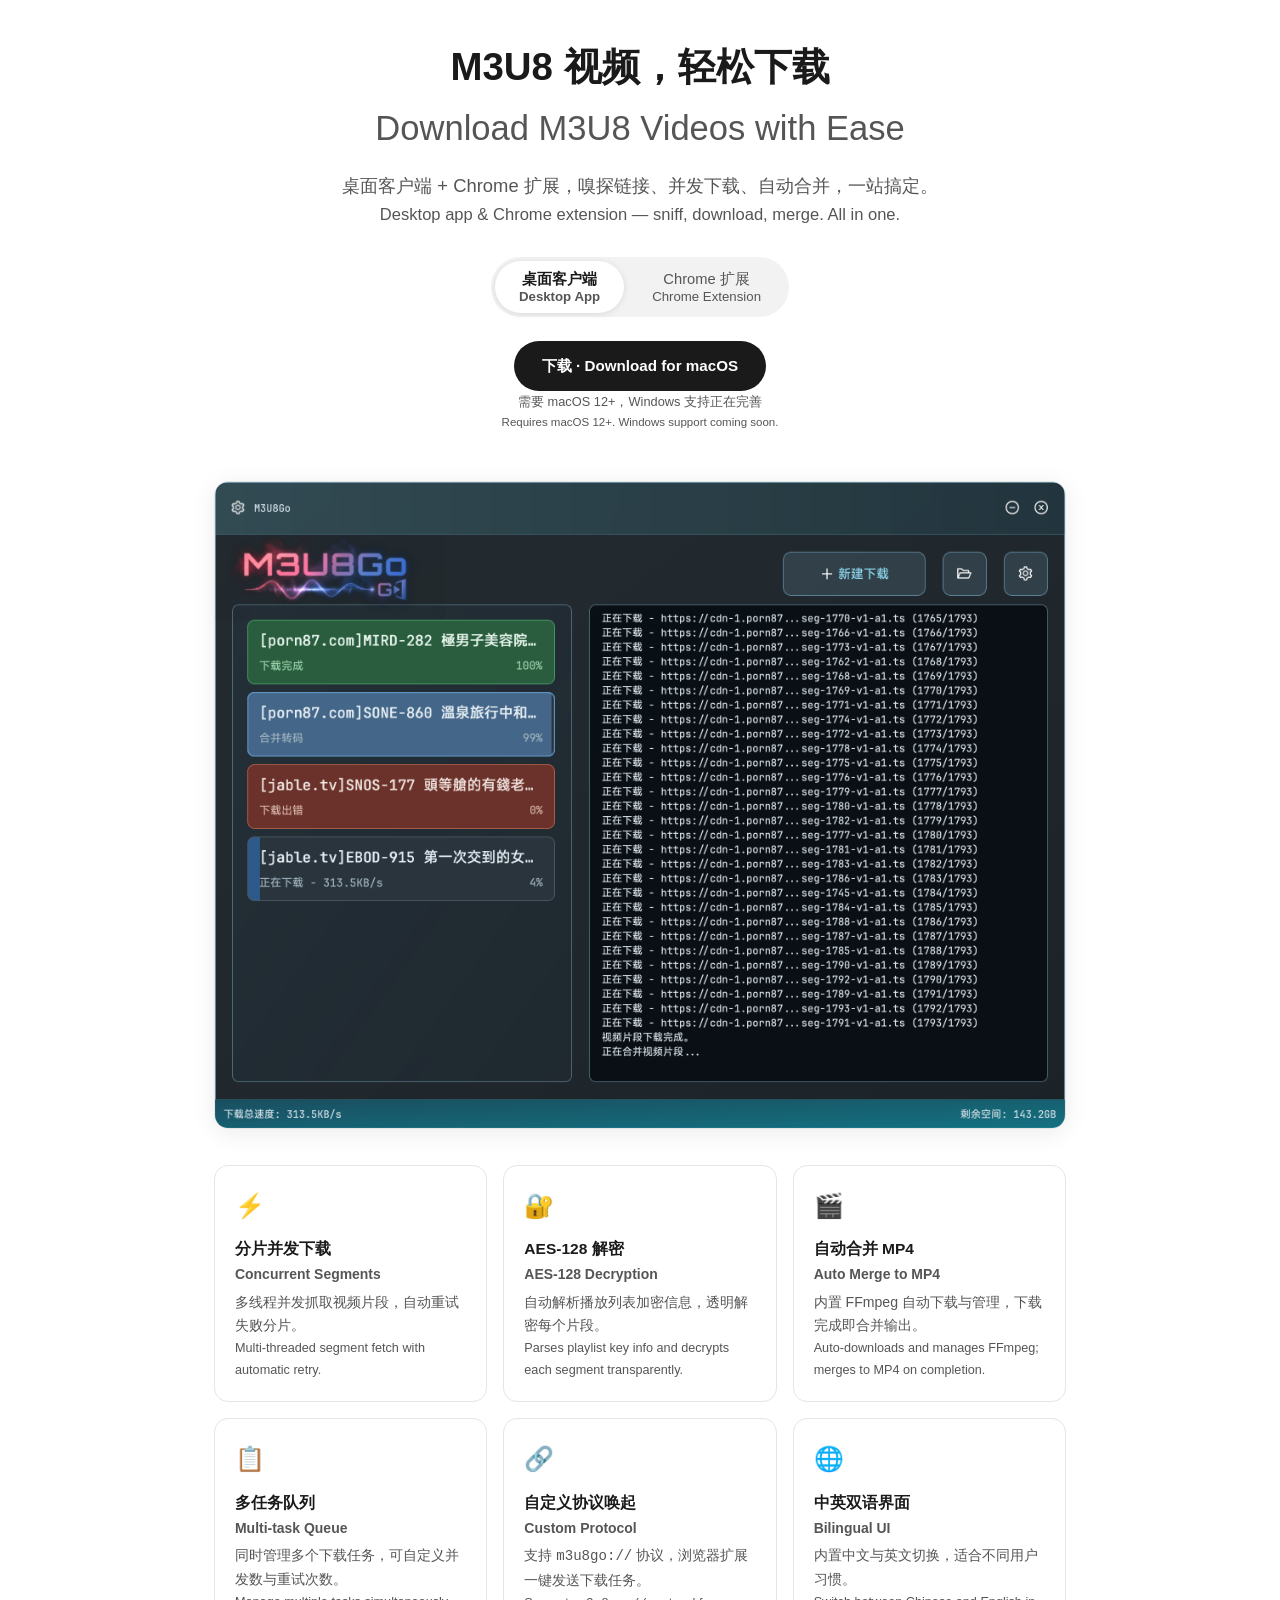
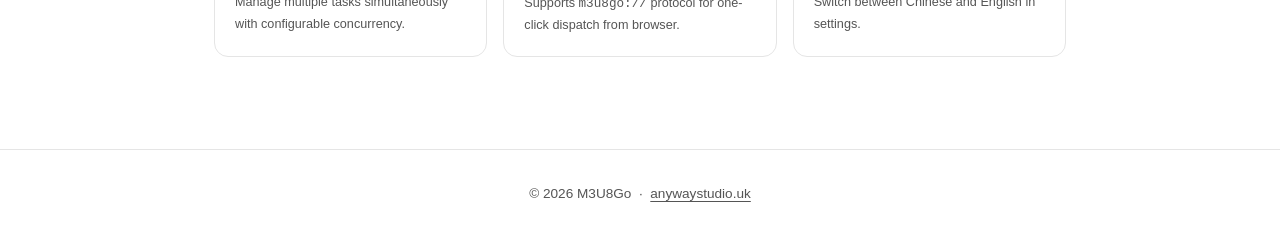
<file: index.html>
<!DOCTYPE html>
<html lang="zh-CN">
<head>
  <meta charset="UTF-8" />
  <meta name="viewport" content="width=device-width, initial-scale=1.0" />
  <title>M3U8Go — M3U8 视频下载工具</title>
  <meta name="description" content="M3U8Go 是一款简洁、高效的 M3U8 视频下载工具，支持多任务并发、AES 解密，并配有 Chrome 扩展一键嗅探下载地址。" />
  <link rel="stylesheet" href="style.css" />
  <!-- Google tag (gtag.js) -->
  <script async src="https://www.googletagmanager.com/gtag/js?id=G-7H0617LCT7"></script>
  <script>
    window.dataLayer = window.dataLayer || [];
    function gtag(){dataLayer.push(arguments);}
    gtag('js', new Date());

    gtag('config', 'G-7H0617LCT7');
  </script>
</head>
<body>

<!-- ========== HERO ========== -->
<header>
  <div class="container">
    <div class="hero">
      <h1>
        <span class="zh">M3U8 视频，轻松下载</span>
        <span class="en">Download M3U8 Videos with Ease</span>
      </h1>
      <p class="tagline">
        <span class="zh">桌面客户端 + Chrome 扩展，嗅探链接、并发下载、自动合并，一站搞定。</span>
        <span class="en">Desktop app &amp; Chrome extension — sniff, download, merge. All in one.</span>
      </p>

      <!-- Tab switcher -->
      <div class="tabs" role="tablist">
        <button class="tab active" role="tab" aria-selected="true" data-tab="app">
          <span class="zh">桌面客户端</span><span class="en">Desktop App</span>
        </button>
        <button class="tab" role="tab" aria-selected="false" data-tab="ext">
          <span class="zh">Chrome 扩展</span><span class="en">Chrome Extension</span>
        </button>
      </div>

      <!-- App download (shown on app tab) -->
      <div class="hero-cta" id="cta-app">
        <div class="btn-group btn-group--center">
          <a href="https://download.anywaystudio.uk/m3u8go/M3U8Go.1.0.1.dmg" class="btn btn-primary">下载 · Download for macOS</a>
        </div>
        <p class="btn-note">
          <span class="zh">需要 macOS 12+，Windows 支持正在完善</span>
          <span class="en">Requires macOS 12+. Windows support coming soon.</span>
        </p>
      </div>

      <!-- Extension download (shown on ext tab) -->
      <div class="hero-cta hidden" id="cta-ext">
        <div class="btn-group btn-group--center">
          <a href="https://download.anywaystudio.uk/m3u8go/m3u8go.1.0.1.crx" class="btn btn-primary">添加扩展 · Add to Chrome</a>
        </div>
        <p class="btn-note">
          <span class="zh">需配合 M3U8Go 桌面客户端使用</span>
          <span class="en">Requires M3U8Go desktop app to be installed.</span>
        </p>
      </div>
    </div>
  </div>
</header>

<!-- ========== MAIN CONTENT ========== -->
<main>

  <!-- APP TAB CONTENT -->
  <div class="tab-panel" id="panel-app">
    <section class="section">
      <div class="container">
        <!-- Screenshot -->
        <div class="screenshot-wrap">
          <img src="assets/images/screenshot.png" alt="M3U8Go 运行截图 / Screenshot" />
        </div>

        <!-- Feature cards -->
        <div class="features">
          <div class="feature-card">
            <div class="icon">⚡️</div>
            <h3><span class="zh">分片并发下载</span><span class="en">Concurrent Segments</span></h3>
            <p><span class="zh">多线程并发抓取视频片段，自动重试失败分片。</span><span class="en">Multi-threaded segment fetch with automatic retry.</span></p>
          </div>
          <div class="feature-card">
            <div class="icon">🔐</div>
            <h3><span class="zh">AES-128 解密</span><span class="en">AES-128 Decryption</span></h3>
            <p><span class="zh">自动解析播放列表加密信息，透明解密每个片段。</span><span class="en">Parses playlist key info and decrypts each segment transparently.</span></p>
          </div>
          <div class="feature-card">
            <div class="icon">🎬</div>
            <h3><span class="zh">自动合并 MP4</span><span class="en">Auto Merge to MP4</span></h3>
            <p><span class="zh">内置 FFmpeg 自动下载与管理，下载完成即合并输出。</span><span class="en">Auto-downloads and manages FFmpeg; merges to MP4 on completion.</span></p>
          </div>
          <div class="feature-card">
            <div class="icon">📋</div>
            <h3><span class="zh">多任务队列</span><span class="en">Multi-task Queue</span></h3>
            <p><span class="zh">同时管理多个下载任务，可自定义并发数与重试次数。</span><span class="en">Manage multiple tasks simultaneously with configurable concurrency.</span></p>
          </div>
          <div class="feature-card">
            <div class="icon">🔗</div>
            <h3><span class="zh">自定义协议唤起</span><span class="en">Custom Protocol</span></h3>
            <p><span class="zh">支持 <code>m3u8go://</code> 协议，浏览器扩展一键发送下载任务。</span><span class="en">Supports <code>m3u8go://</code> protocol for one-click dispatch from browser.</span></p>
          </div>
          <div class="feature-card">
            <div class="icon">🌐</div>
            <h3><span class="zh">中英双语界面</span><span class="en">Bilingual UI</span></h3>
            <p><span class="zh">内置中文与英文切换，适合不同用户习惯。</span><span class="en">Switch between Chinese and English in settings.</span></p>
          </div>
        </div>
      </div>
    </section>
  </div>

  <!-- EXTENSION TAB CONTENT -->
  <div class="tab-panel hidden" id="panel-ext">
    <section class="section">
      <div class="container">
        <div class="ext-block">
          <img src="assets/images/extension-icon.png" alt="M3U8Go Download Button Icon" class="ext-icon" />
          <div class="ext-content">
            <h3><span class="zh">工作方式</span><span class="en">How It Works</span></h3>
            <p>
              <span class="zh">扩展在后台监听网络请求，嗅探到 <code>.m3u8</code> 地址后，弹出下载按钮。点击即可唤起 M3U8Go 客户端并自动填入下载信息（地址、标题、来源页）。支持在扩展设置中选择启用的网站及开启调试浮层。</span>
              <span class="en">The extension listens to network requests in the background. When an <code>.m3u8</code> URL is detected, a download button appears. One click launches M3U8Go and pre-fills the URL, title, and referrer. Configure supported sites and debug overlay in extension options.</span>
            </p>
          </div>
        </div>

        <!-- Extension feature cards -->
        <div class="features">
          <div class="feature-card">
            <div class="icon">👁️</div>
            <h3><span class="zh">自动嗅探</span><span class="en">Auto Sniff</span></h3>
            <p><span class="zh">后台实时监听，自动识别页面中的 M3U8 地址。</span><span class="en">Real-time background monitoring for M3U8 URLs.</span></p>
          </div>
          <div class="feature-card">
            <div class="icon">🖱️</div>
            <h3><span class="zh">一键唤起</span><span class="en">One-click Launch</span></h3>
            <p><span class="zh">点击按钮即唤起桌面客户端，自动传递所有参数。</span><span class="en">Launches the desktop app and passes all parameters automatically.</span></p>
          </div>
          <div class="feature-card">
            <div class="icon">⚙️</div>
            <h3><span class="zh">可配置站点</span><span class="en">Configurable Sites</span></h3>
            <p><span class="zh">在扩展选项页面选择要启用的网站，默认全选。</span><span class="en">Choose which sites to enable in the options page; all enabled by default.</span></p>
          </div>
        </div>
      </div>
    </section>
  </div>

</main>

<script>
  const tabs = document.querySelectorAll('.tab');
  tabs.forEach(tab => {
    tab.addEventListener('click', () => {
      const target = tab.dataset.tab;
      tabs.forEach(t => { t.classList.remove('active'); t.setAttribute('aria-selected', 'false'); });
      tab.classList.add('active');
      tab.setAttribute('aria-selected', 'true');
      document.querySelectorAll('.tab-panel').forEach(p => p.classList.add('hidden'));
      document.getElementById('panel-' + target).classList.remove('hidden');
      document.getElementById('cta-app').classList.add('hidden');
      document.getElementById('cta-ext').classList.add('hidden');
      document.getElementById('cta-' + target).classList.remove('hidden');
    });
  });
</script>

<!-- ========== FOOTER ========== -->
<footer>
  <div class="container">
    <p>
      © 2026 M3U8Go &nbsp;·&nbsp;
      <a href="https://anywaystudio.uk" target="_blank" rel="noopener">anywaystudio.uk</a>
    </p>
  </div>
</footer>

</body>
</html>
</file>
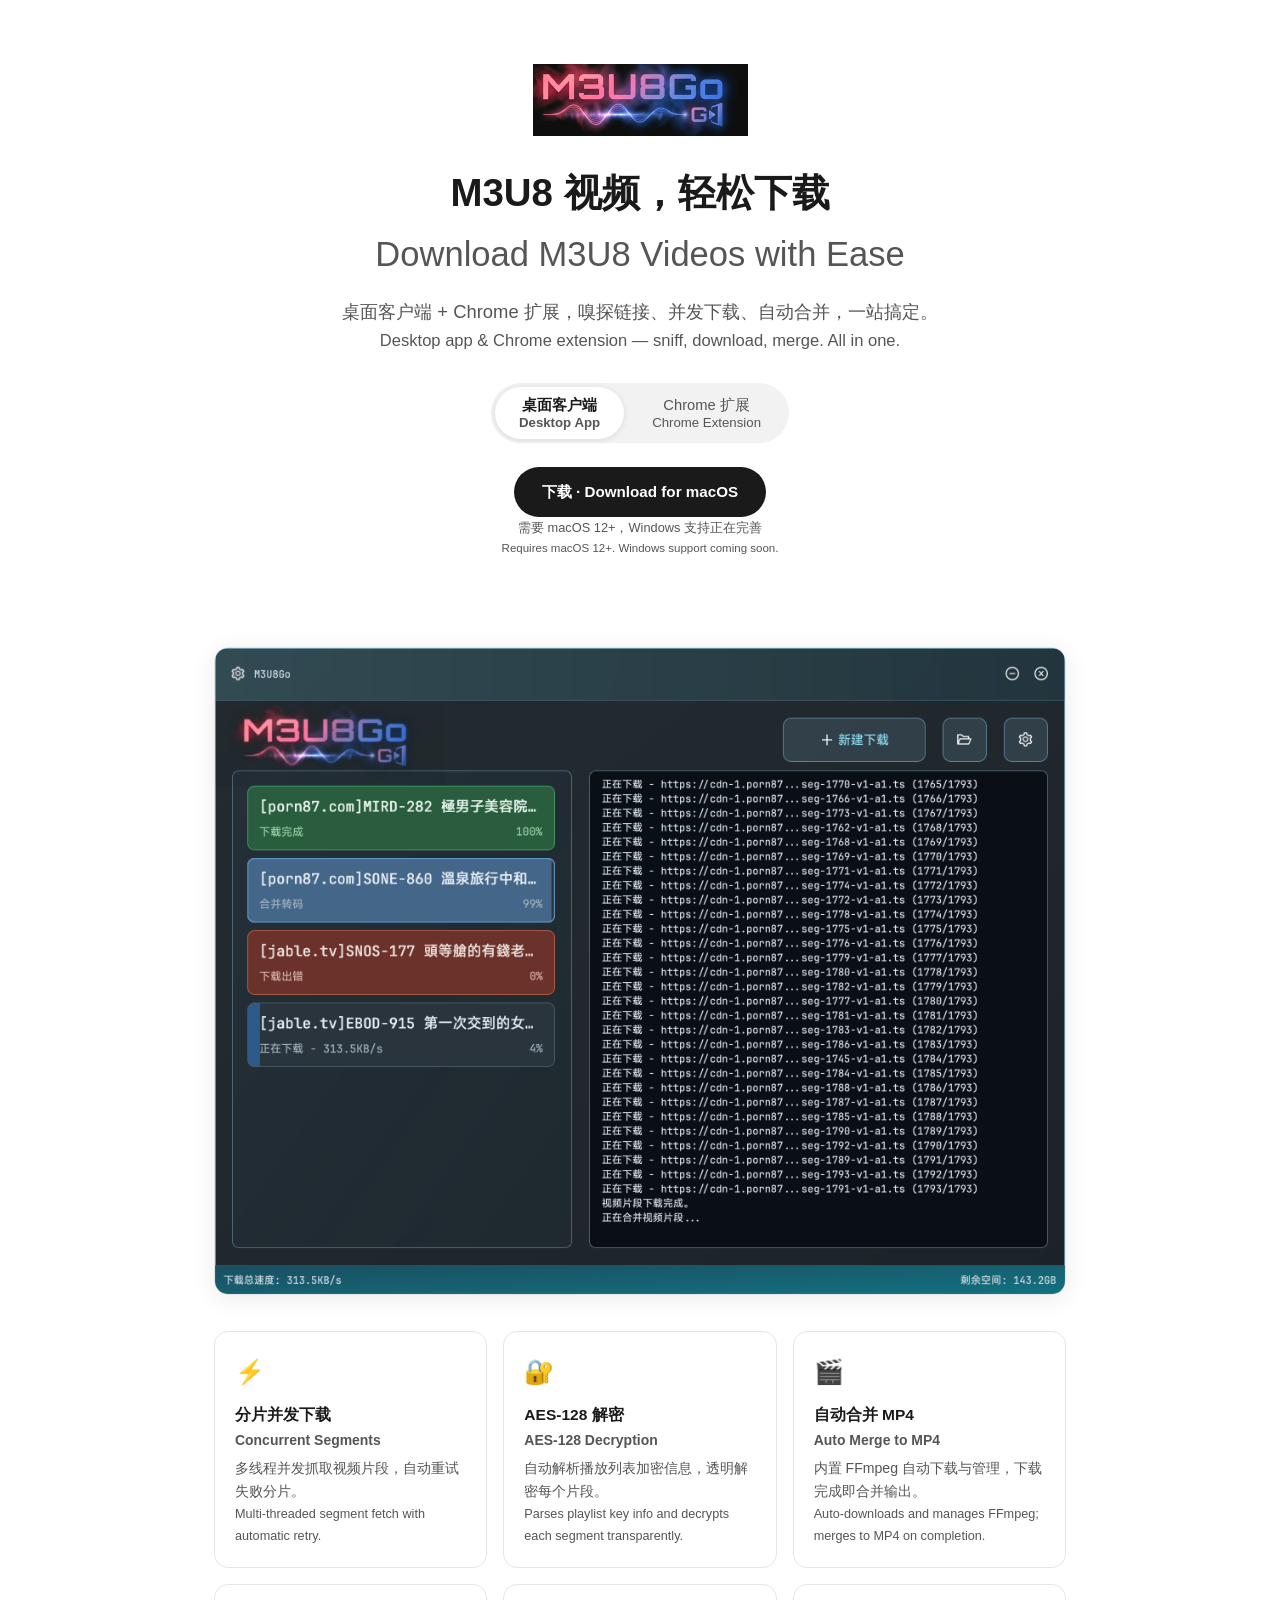
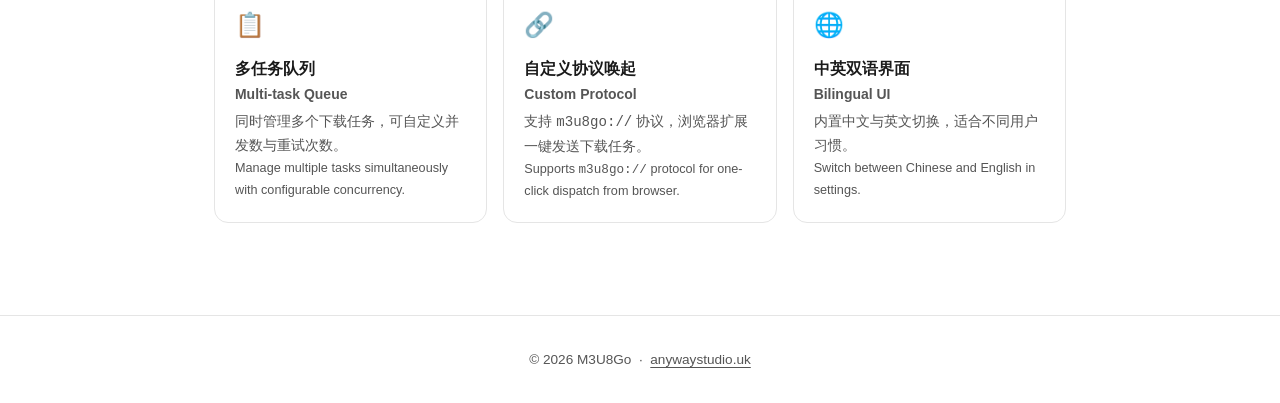
<file: m3u8.anywaystudio.uk/index.html>
<!DOCTYPE html>
<html lang="zh-CN">
<head>
  <meta charset="UTF-8" />
  <meta name="viewport" content="width=device-width, initial-scale=1.0" />
  <title>M3U8Go — M3U8 视频下载工具</title>
  <meta name="description" content="M3U8Go 是一款简洁、高效的 M3U8 视频下载工具，支持多任务并发、AES 解密，并配有 Chrome 扩展一键嗅探下载地址。" />
  <link rel="stylesheet" href="style.css" />
</head>
<body>

<!-- ========== HERO ========== -->
<header>
  <div class="container">
    <div class="hero">
      <img src="assets/images/logo.png" alt="M3U8Go Logo" class="logo" />
      <h1>
        <span class="zh">M3U8 视频，轻松下载</span>
        <span class="en">Download M3U8 Videos with Ease</span>
      </h1>
      <p class="tagline">
        <span class="zh">桌面客户端 + Chrome 扩展，嗅探链接、并发下载、自动合并，一站搞定。</span>
        <span class="en">Desktop app &amp; Chrome extension — sniff, download, merge. All in one.</span>
      </p>

      <!-- Tab switcher -->
      <div class="tabs" role="tablist">
        <button class="tab active" role="tab" aria-selected="true" data-tab="app">
          <span class="zh">桌面客户端</span><span class="en">Desktop App</span>
        </button>
        <button class="tab" role="tab" aria-selected="false" data-tab="ext">
          <span class="zh">Chrome 扩展</span><span class="en">Chrome Extension</span>
        </button>
      </div>

      <!-- App download (shown on app tab) -->
      <div class="hero-cta" id="cta-app">
        <div class="btn-group btn-group--center">
          <a href="#" class="btn btn-primary">下载 · Download for macOS</a>
        </div>
        <p class="btn-note">
          <span class="zh">需要 macOS 12+，Windows 支持正在完善</span>
          <span class="en">Requires macOS 12+. Windows support coming soon.</span>
        </p>
      </div>

      <!-- Extension download (shown on ext tab) -->
      <div class="hero-cta hidden" id="cta-ext">
        <div class="btn-group btn-group--center">
          <a href="#" class="btn btn-primary">添加扩展 · Add to Chrome</a>
        </div>
        <p class="btn-note">
          <span class="zh">需配合 M3U8Go 桌面客户端使用</span>
          <span class="en">Requires M3U8Go desktop app to be installed.</span>
        </p>
      </div>
    </div>
  </div>
</header>

<!-- ========== MAIN CONTENT ========== -->
<main>

  <!-- APP TAB CONTENT -->
  <div class="tab-panel" id="panel-app">
    <section class="section">
      <div class="container">
        <!-- Screenshot -->
        <div class="screenshot-wrap">
          <img src="assets/images/screenshot.png" alt="M3U8Go 运行截图 / Screenshot" />
        </div>

        <!-- Feature cards -->
        <div class="features">
          <div class="feature-card">
            <div class="icon">⚡️</div>
            <h3><span class="zh">分片并发下载</span><span class="en">Concurrent Segments</span></h3>
            <p><span class="zh">多线程并发抓取视频片段，自动重试失败分片。</span><span class="en">Multi-threaded segment fetch with automatic retry.</span></p>
          </div>
          <div class="feature-card">
            <div class="icon">🔐</div>
            <h3><span class="zh">AES-128 解密</span><span class="en">AES-128 Decryption</span></h3>
            <p><span class="zh">自动解析播放列表加密信息，透明解密每个片段。</span><span class="en">Parses playlist key info and decrypts each segment transparently.</span></p>
          </div>
          <div class="feature-card">
            <div class="icon">🎬</div>
            <h3><span class="zh">自动合并 MP4</span><span class="en">Auto Merge to MP4</span></h3>
            <p><span class="zh">内置 FFmpeg 自动下载与管理，下载完成即合并输出。</span><span class="en">Auto-downloads and manages FFmpeg; merges to MP4 on completion.</span></p>
          </div>
          <div class="feature-card">
            <div class="icon">📋</div>
            <h3><span class="zh">多任务队列</span><span class="en">Multi-task Queue</span></h3>
            <p><span class="zh">同时管理多个下载任务，可自定义并发数与重试次数。</span><span class="en">Manage multiple tasks simultaneously with configurable concurrency.</span></p>
          </div>
          <div class="feature-card">
            <div class="icon">🔗</div>
            <h3><span class="zh">自定义协议唤起</span><span class="en">Custom Protocol</span></h3>
            <p><span class="zh">支持 <code>m3u8go://</code> 协议，浏览器扩展一键发送下载任务。</span><span class="en">Supports <code>m3u8go://</code> protocol for one-click dispatch from browser.</span></p>
          </div>
          <div class="feature-card">
            <div class="icon">🌐</div>
            <h3><span class="zh">中英双语界面</span><span class="en">Bilingual UI</span></h3>
            <p><span class="zh">内置中文与英文切换，适合不同用户习惯。</span><span class="en">Switch between Chinese and English in settings.</span></p>
          </div>
        </div>
      </div>
    </section>
  </div>

  <!-- EXTENSION TAB CONTENT -->
  <div class="tab-panel hidden" id="panel-ext">
    <section class="section">
      <div class="container">
        <div class="ext-block">
          <img src="assets/images/extension-icon.png" alt="M3U8Go Download Button Icon" class="ext-icon" />
          <div class="ext-content">
            <h3><span class="zh">工作方式</span><span class="en">How It Works</span></h3>
            <p>
              <span class="zh">扩展在后台监听网络请求，嗅探到 <code>.m3u8</code> 地址后，弹出下载按钮。点击即可唤起 M3U8Go 客户端并自动填入下载信息（地址、标题、来源页）。支持在扩展设置中选择启用的网站及开启调试浮层。</span>
              <span class="en">The extension listens to network requests in the background. When an <code>.m3u8</code> URL is detected, a download button appears. One click launches M3U8Go and pre-fills the URL, title, and referrer. Configure supported sites and debug overlay in extension options.</span>
            </p>
          </div>
        </div>

        <!-- Extension feature cards -->
        <div class="features">
          <div class="feature-card">
            <div class="icon">👁️</div>
            <h3><span class="zh">自动嗅探</span><span class="en">Auto Sniff</span></h3>
            <p><span class="zh">后台实时监听，自动识别页面中的 M3U8 地址。</span><span class="en">Real-time background monitoring for M3U8 URLs.</span></p>
          </div>
          <div class="feature-card">
            <div class="icon">🖱️</div>
            <h3><span class="zh">一键唤起</span><span class="en">One-click Launch</span></h3>
            <p><span class="zh">点击按钮即唤起桌面客户端，自动传递所有参数。</span><span class="en">Launches the desktop app and passes all parameters automatically.</span></p>
          </div>
          <div class="feature-card">
            <div class="icon">⚙️</div>
            <h3><span class="zh">可配置站点</span><span class="en">Configurable Sites</span></h3>
            <p><span class="zh">在扩展选项页面选择要启用的网站，默认全选。</span><span class="en">Choose which sites to enable in the options page; all enabled by default.</span></p>
          </div>
        </div>
      </div>
    </section>
  </div>

</main>

<script>
  const tabs = document.querySelectorAll('.tab');
  tabs.forEach(tab => {
    tab.addEventListener('click', () => {
      const target = tab.dataset.tab;
      tabs.forEach(t => { t.classList.remove('active'); t.setAttribute('aria-selected', 'false'); });
      tab.classList.add('active');
      tab.setAttribute('aria-selected', 'true');
      document.querySelectorAll('.tab-panel').forEach(p => p.classList.add('hidden'));
      document.getElementById('panel-' + target).classList.remove('hidden');
      document.getElementById('cta-app').classList.add('hidden');
      document.getElementById('cta-ext').classList.add('hidden');
      document.getElementById('cta-' + target).classList.remove('hidden');
    });
  });
</script>

<!-- ========== FOOTER ========== -->
<footer>
  <div class="container">
    <p>
      © 2026 M3U8Go &nbsp;·&nbsp;
      <a href="https://anywaystudio.uk" target="_blank" rel="noopener">anywaystudio.uk</a>
    </p>
  </div>
</footer>

</body>
</html>
</file>
<file: style.css>
/* Reset & Base */
*, *::before, *::after { box-sizing: border-box; margin: 0; padding: 0; }

:root {
  --accent: #e05a8a;
  --accent-2: #5a9de0;
  --text: #1a1a1a;
  --subtext: #555;
  --border: #e5e5e5;
  --radius: 14px;
  --max-w: 900px;
}

html { scroll-behavior: smooth; }

body {
  font-family: -apple-system, BlinkMacSystemFont, "Segoe UI", Roboto, "Helvetica Neue", Arial, sans-serif;
  background: #fff;
  color: var(--text);
  line-height: 1.7;
  font-size: 16px;
}

/* Layout */
.container {
  max-width: var(--max-w);
  margin: 0 auto;
  padding: 0 24px;
}

/* Header / Hero */
.hero {
  padding: 34px 0 8px;
  text-align: center;
}

.hero h1 {
  font-size: clamp(1.6rem, 4vw, 2.4rem);
  font-weight: 700;
  margin-bottom: 12px;
}

.hero .tagline {
  font-size: clamp(0.95rem, 2.5vw, 1.15rem);
  color: var(--subtext);
  max-width: 600px;
  margin: 0 auto;
}

/* Section title */
.section {
  padding: 56px 0;
}

.section + .section {
  border-top: 1px solid var(--border);
}

.section-label {
  font-size: 0.78rem;
  font-weight: 600;
  letter-spacing: 0.12em;
  text-transform: uppercase;
  color: var(--accent);
  margin-bottom: 8px;
}

.section h2 {
  font-size: clamp(1.3rem, 3vw, 1.8rem);
  font-weight: 700;
  margin-bottom: 10px;
}

.section .desc {
  color: var(--subtext);
  font-size: 0.97rem;
  max-width: 680px;
  margin-bottom: 32px;
}

/* Feature grid */
.features {
  display: grid;
  grid-template-columns: repeat(auto-fill, minmax(220px, 1fr));
  gap: 16px;
  margin-bottom: 36px;
}

.feature-card {
  border: 1px solid var(--border);
  border-radius: var(--radius);
  padding: 20px;
}

.feature-card .icon {
  font-size: 1.5rem;
  margin-bottom: 10px;
}

.feature-card h3 {
  font-size: 0.97rem;
  font-weight: 600;
  margin-bottom: 4px;
}

.feature-card p {
  font-size: 0.88rem;
  color: var(--subtext);
}

/* Screenshot */
.screenshot-wrap {
  border-radius: var(--radius);
  overflow: hidden;
  border: 1px solid var(--border);
  margin-bottom: 36px;
  box-shadow: 0 4px 24px rgba(0,0,0,0.08);
}

.screenshot-wrap img {
  width: 100%;
  display: block;
}

/* Extension block */
.ext-block {
  display: flex;
  align-items: flex-start;
  gap: 24px;
  margin-bottom: 36px;
}

.ext-block img.ext-icon {
  width: 72px;
  height: 72px;
  border-radius: 16px;
  flex-shrink: 0;
  border: 1px solid var(--border);
}

.ext-block .ext-content h3 {
  font-size: 1.1rem;
  font-weight: 600;
  margin-bottom: 6px;
}

.ext-block .ext-content p {
  font-size: 0.92rem;
  color: var(--subtext);
}

/* Download button */
.btn {
  display: inline-block;
  padding: 12px 28px;
  border-radius: 50px;
  font-size: 0.95rem;
  font-weight: 600;
  text-decoration: none;
  cursor: pointer;
  transition: opacity 0.2s;
  border: none;
}

.btn:hover { opacity: 0.82; }

.btn-primary {
  background: var(--text);
  color: #fff;
}

.btn-outline {
  background: transparent;
  color: var(--text);
  border: 1.5px solid var(--border);
}

.btn-group {
  display: flex;
  flex-wrap: wrap;
  gap: 12px;
  align-items: center;
}

.btn-note {
  font-size: 0.8rem;
  color: var(--subtext);
}

/* Footer */
footer {
  border-top: 1px solid var(--border);
  padding: 32px 0;
  text-align: center;
  font-size: 0.85rem;
  color: var(--subtext);
}

footer a {
  color: var(--subtext);
  text-decoration: underline;
  text-underline-offset: 3px;
}

footer a:hover { color: var(--text); }

/* Bilingual */
.zh { display: block; }
.en { display: block; color: var(--subtext); font-size: 0.9em; }

h2 .en, h1 .en {
  font-weight: 400;
  color: var(--subtext);
}

/* Tab switcher */
.tabs {
  display: inline-flex;
  background: #f2f2f2;
  border-radius: 50px;
  padding: 4px;
  margin: 28px auto 0;
  gap: 4px;
}

.tab {
  background: transparent;
  border: none;
  border-radius: 50px;
  padding: 9px 24px;
  font-size: 0.92rem;
  font-weight: 500;
  cursor: pointer;
  color: var(--subtext);
  transition: background 0.18s, color 0.18s;
  white-space: nowrap;
}

.tab.active {
  background: #fff;
  color: var(--text);
  box-shadow: 0 1px 6px rgba(0,0,0,0.10);
  font-weight: 600;
}

.tab:hover:not(.active) {
  color: var(--text);
}

/* Hero CTA (download button area in hero) */
.hero-cta {
  margin-top: 24px;
}

.btn-group--center {
  justify-content: center;
}

/* Hidden utility */
.hidden {
  display: none !important;
}

/* Tab panel: remove top padding so it flows tightly */
.tab-panel > .section {
  padding-top: 40px;
}

/* Responsive */
@media (max-width: 600px) {
  .tabs {
    width: 100%;
    justify-content: center;
  }
  .tab {
    flex: 1;
    text-align: center;
    padding: 9px 12px;
    font-size: 0.85rem;
  }
  .ext-block {
    flex-direction: column;
    align-items: center;
    text-align: center;
  }
  .btn-group {
    justify-content: center;
  }
}
</file>
<file: m3u8.anywaystudio.uk/style.css>
/* Reset & Base */
*, *::before, *::after { box-sizing: border-box; margin: 0; padding: 0; }

:root {
  --accent: #e05a8a;
  --accent-2: #5a9de0;
  --text: #1a1a1a;
  --subtext: #555;
  --border: #e5e5e5;
  --radius: 14px;
  --max-w: 900px;
}

html { scroll-behavior: smooth; }

body {
  font-family: -apple-system, BlinkMacSystemFont, "Segoe UI", Roboto, "Helvetica Neue", Arial, sans-serif;
  background: #fff;
  color: var(--text);
  line-height: 1.7;
  font-size: 16px;
}

/* Layout */
.container {
  max-width: var(--max-w);
  margin: 0 auto;
  padding: 0 24px;
}

/* Header / Hero */
.hero {
  padding: 64px 0 48px;
  text-align: center;
}

.hero .logo {
  height: 72px;
  width: auto;
  display: block;
  margin: 0 auto 24px;
}

.hero h1 {
  font-size: clamp(1.6rem, 4vw, 2.4rem);
  font-weight: 700;
  margin-bottom: 12px;
}

.hero .tagline {
  font-size: clamp(0.95rem, 2.5vw, 1.15rem);
  color: var(--subtext);
  max-width: 600px;
  margin: 0 auto;
}

/* Section title */
.section {
  padding: 56px 0;
}

.section + .section {
  border-top: 1px solid var(--border);
}

.section-label {
  font-size: 0.78rem;
  font-weight: 600;
  letter-spacing: 0.12em;
  text-transform: uppercase;
  color: var(--accent);
  margin-bottom: 8px;
}

.section h2 {
  font-size: clamp(1.3rem, 3vw, 1.8rem);
  font-weight: 700;
  margin-bottom: 10px;
}

.section .desc {
  color: var(--subtext);
  font-size: 0.97rem;
  max-width: 680px;
  margin-bottom: 32px;
}

/* Feature grid */
.features {
  display: grid;
  grid-template-columns: repeat(auto-fill, minmax(220px, 1fr));
  gap: 16px;
  margin-bottom: 36px;
}

.feature-card {
  border: 1px solid var(--border);
  border-radius: var(--radius);
  padding: 20px;
}

.feature-card .icon {
  font-size: 1.5rem;
  margin-bottom: 10px;
}

.feature-card h3 {
  font-size: 0.97rem;
  font-weight: 600;
  margin-bottom: 4px;
}

.feature-card p {
  font-size: 0.88rem;
  color: var(--subtext);
}

/* Screenshot */
.screenshot-wrap {
  border-radius: var(--radius);
  overflow: hidden;
  border: 1px solid var(--border);
  margin-bottom: 36px;
  box-shadow: 0 4px 24px rgba(0,0,0,0.08);
}

.screenshot-wrap img {
  width: 100%;
  display: block;
}

/* Extension block */
.ext-block {
  display: flex;
  align-items: flex-start;
  gap: 24px;
  margin-bottom: 36px;
}

.ext-block img.ext-icon {
  width: 72px;
  height: 72px;
  border-radius: 16px;
  flex-shrink: 0;
  border: 1px solid var(--border);
}

.ext-block .ext-content h3 {
  font-size: 1.1rem;
  font-weight: 600;
  margin-bottom: 6px;
}

.ext-block .ext-content p {
  font-size: 0.92rem;
  color: var(--subtext);
}

/* Download button */
.btn {
  display: inline-block;
  padding: 12px 28px;
  border-radius: 50px;
  font-size: 0.95rem;
  font-weight: 600;
  text-decoration: none;
  cursor: pointer;
  transition: opacity 0.2s;
  border: none;
}

.btn:hover { opacity: 0.82; }

.btn-primary {
  background: var(--text);
  color: #fff;
}

.btn-outline {
  background: transparent;
  color: var(--text);
  border: 1.5px solid var(--border);
}

.btn-group {
  display: flex;
  flex-wrap: wrap;
  gap: 12px;
  align-items: center;
}

.btn-note {
  font-size: 0.8rem;
  color: var(--subtext);
}

/* Footer */
footer {
  border-top: 1px solid var(--border);
  padding: 32px 0;
  text-align: center;
  font-size: 0.85rem;
  color: var(--subtext);
}

footer a {
  color: var(--subtext);
  text-decoration: underline;
  text-underline-offset: 3px;
}

footer a:hover { color: var(--text); }

/* Bilingual */
.zh { display: block; }
.en { display: block; color: var(--subtext); font-size: 0.9em; }

h2 .en, h1 .en {
  font-weight: 400;
  color: var(--subtext);
}

/* Tab switcher */
.tabs {
  display: inline-flex;
  background: #f2f2f2;
  border-radius: 50px;
  padding: 4px;
  margin: 28px auto 0;
  gap: 4px;
}

.tab {
  background: transparent;
  border: none;
  border-radius: 50px;
  padding: 9px 24px;
  font-size: 0.92rem;
  font-weight: 500;
  cursor: pointer;
  color: var(--subtext);
  transition: background 0.18s, color 0.18s;
  white-space: nowrap;
}

.tab.active {
  background: #fff;
  color: var(--text);
  box-shadow: 0 1px 6px rgba(0,0,0,0.10);
  font-weight: 600;
}

.tab:hover:not(.active) {
  color: var(--text);
}

/* Hero CTA (download button area in hero) */
.hero-cta {
  margin-top: 24px;
}

.btn-group--center {
  justify-content: center;
}

/* Hidden utility */
.hidden {
  display: none !important;
}

/* Tab panel: remove top padding so it flows tightly */
.tab-panel > .section {
  padding-top: 40px;
}

/* Responsive */
@media (max-width: 600px) {
  .tabs {
    width: 100%;
    justify-content: center;
  }
  .tab {
    flex: 1;
    text-align: center;
    padding: 9px 12px;
    font-size: 0.85rem;
  }
  .ext-block {
    flex-direction: column;
    align-items: center;
    text-align: center;
  }
  .btn-group {
    justify-content: center;
  }
}
</file>
